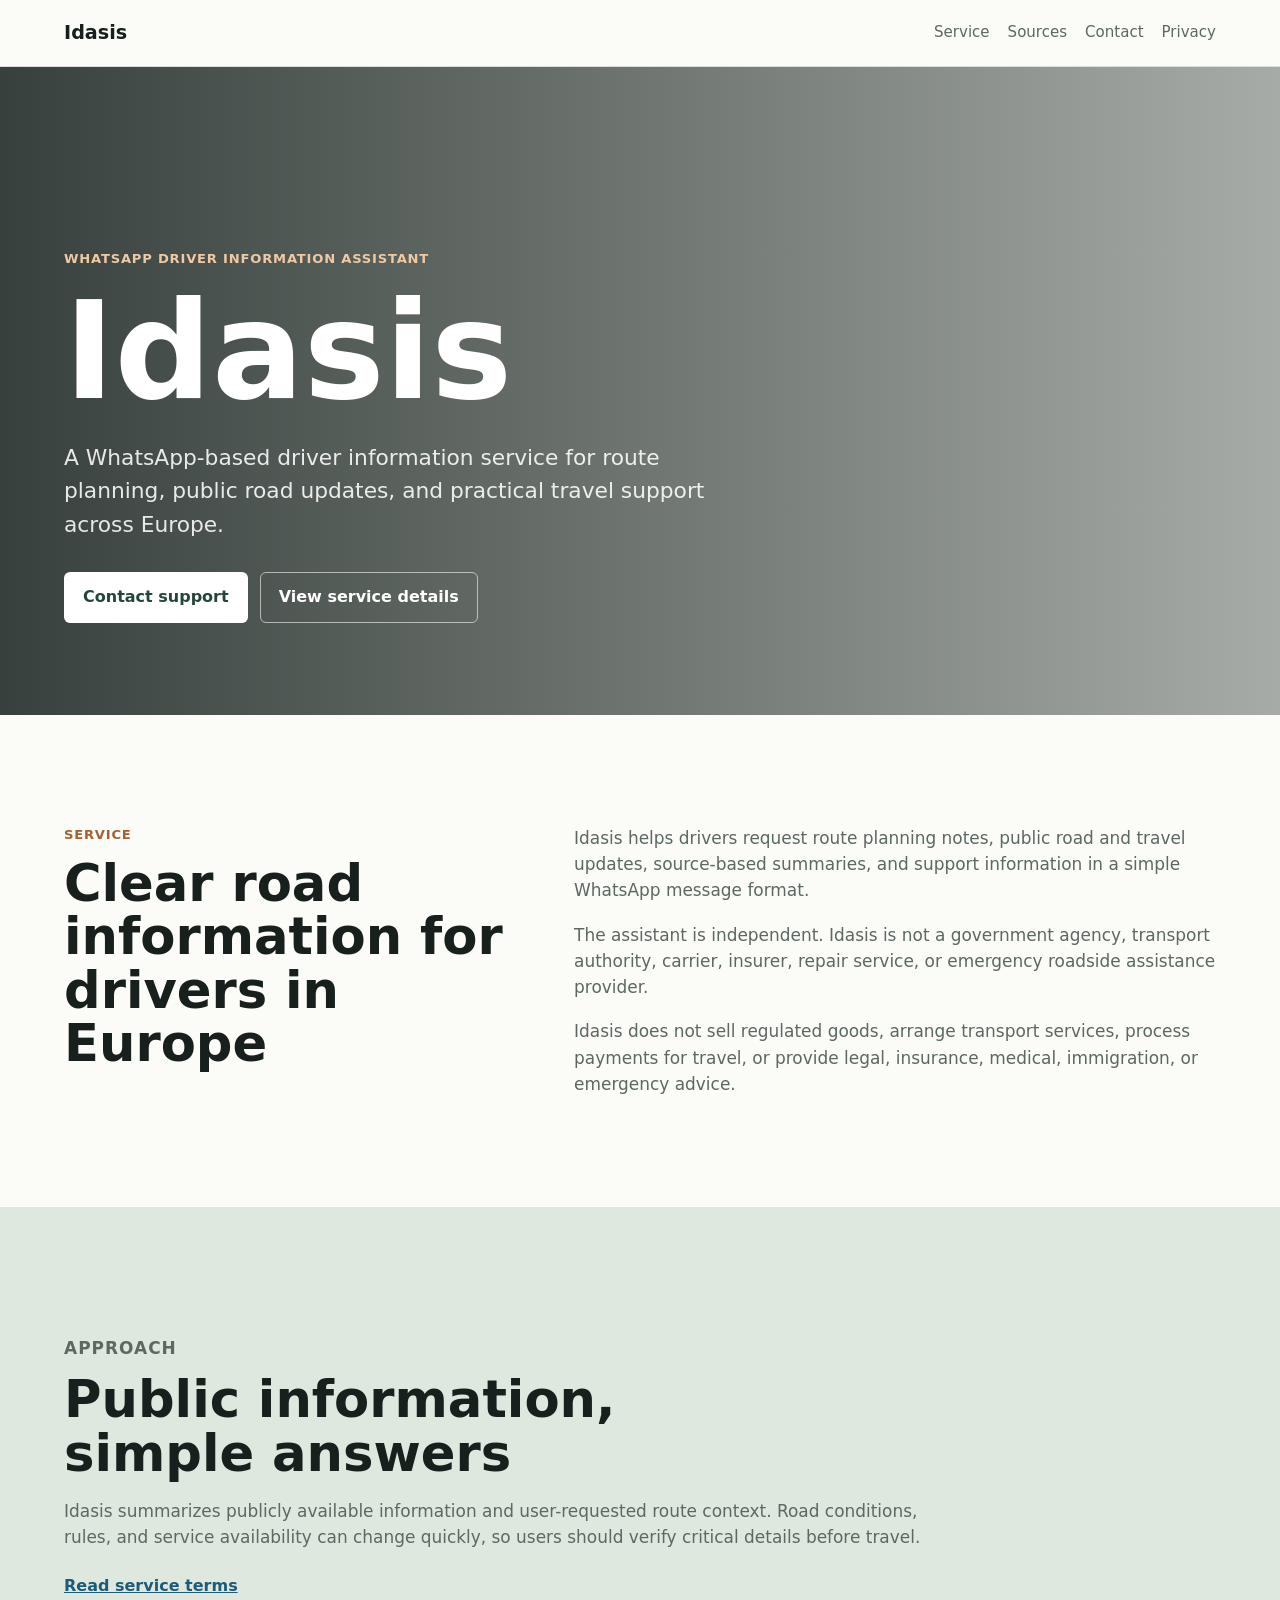
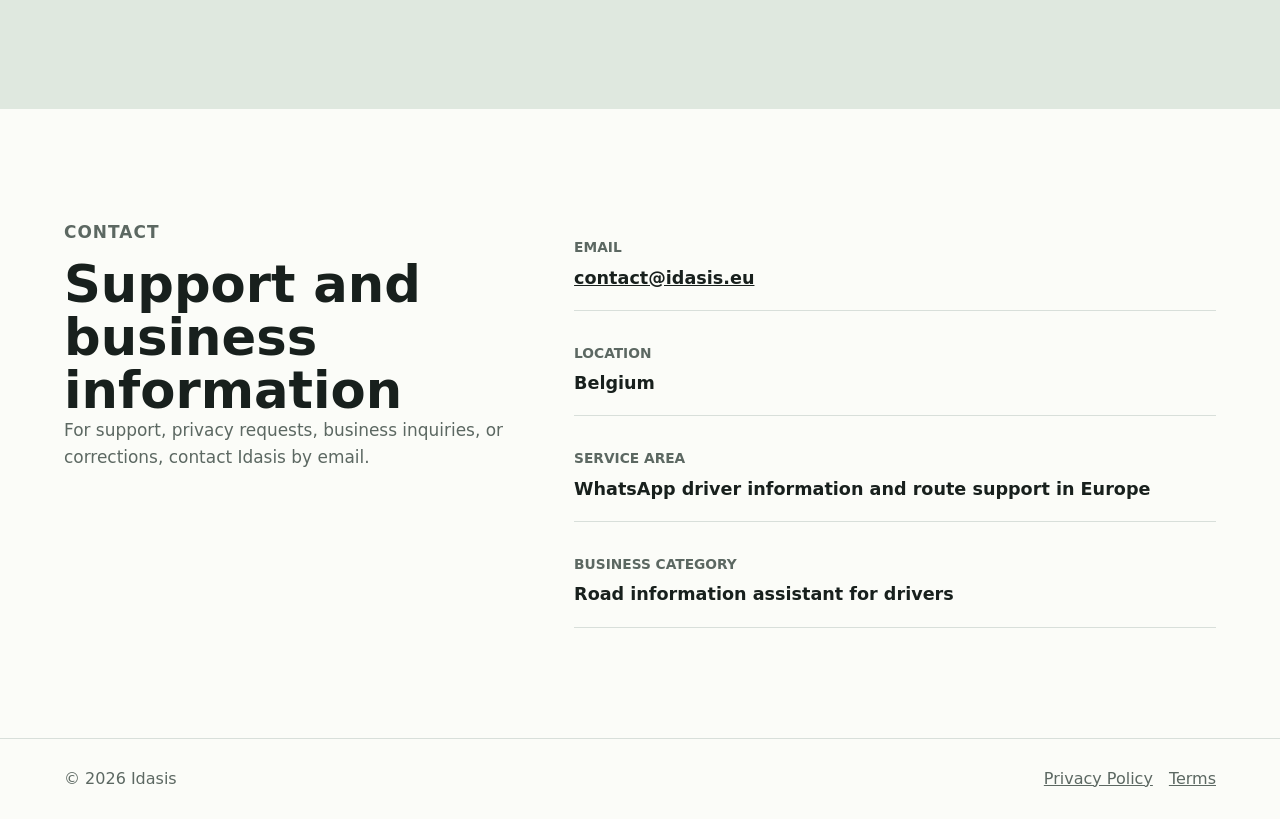
<file: index.html>
<!doctype html>
<html lang="en">
  <head>
    <meta charset="utf-8" />
    <meta name="viewport" content="width=device-width, initial-scale=1" />
    <title>Idasis | Driver Information Assistant</title>
    <meta
      name="description"
      content="Idasis provides a WhatsApp assistant for driver information, route planning, and road support."
    />
    <link rel="stylesheet" href="./styles.css" />
  </head>
  <body>
    <header class="site-header">
      <a class="brand" href="./">Idasis</a>
      <nav aria-label="Main navigation">
        <a href="#service">Service</a>
        <a href="#sources">Sources</a>
        <a href="#contact">Contact</a>
        <a href="./privacy.html">Privacy</a>
      </nav>
    </header>

    <main>
      <section class="hero">
        <div class="hero-copy">
          <p class="eyebrow">WhatsApp driver information assistant</p>
          <h1>Idasis</h1>
          <p>
            A WhatsApp-based driver information service for route planning,
            public road updates, and practical travel support across Europe.
          </p>
          <div class="hero-actions">
            <a class="button primary" href="mailto:contact@idasis.eu">Contact support</a>
            <a class="button secondary" href="#service">View service details</a>
          </div>
        </div>
      </section>

      <section id="service" class="section two-column">
        <div>
          <p class="section-label">Service</p>
          <h2>Clear road information for drivers in Europe</h2>
        </div>
        <div class="content">
          <p>
            Idasis helps drivers request route planning notes, public road and
            travel updates, source-based summaries, and support information in a
            simple WhatsApp message format.
          </p>
          <p>
            The assistant is independent. Idasis is not a government agency,
            transport authority, carrier, insurer, repair service, or emergency
            roadside assistance provider.
          </p>
          <p>
            Idasis does not sell regulated goods, arrange transport services,
            process payments for travel, or provide legal, insurance, medical,
            immigration, or emergency advice.
          </p>
        </div>
      </section>

      <section id="sources" class="section band">
        <div class="band-inner">
          <p class="section-label">Approach</p>
          <h2>Public information, simple answers</h2>
          <p>
            Idasis summarizes publicly available information and user-requested
            route context. Road conditions, rules, and service availability can
            change quickly, so users should verify critical details before
            travel.
          </p>
          <a class="text-link" href="./terms.html">Read service terms</a>
        </div>
      </section>

      <section id="contact" class="section contact-grid">
        <div>
          <p class="section-label">Contact</p>
          <h2>Support and business information</h2>
          <p>
            For support, privacy requests, business inquiries, or corrections,
            contact Idasis by email.
          </p>
        </div>
        <dl class="contact-list">
          <div>
            <dt>Email</dt>
            <dd><a href="mailto:contact@idasis.eu">contact@idasis.eu</a></dd>
          </div>
          <div>
            <dt>Location</dt>
            <dd>Belgium</dd>
          </div>
          <div>
            <dt>Service area</dt>
            <dd>WhatsApp driver information and route support in Europe</dd>
          </div>
          <div>
            <dt>Business category</dt>
            <dd>Road information assistant for drivers</dd>
          </div>
        </dl>
      </section>
    </main>

    <footer class="site-footer">
      <span>© 2026 Idasis</span>
      <span>
        <a href="./privacy.html">Privacy Policy</a>
        <a href="./terms.html">Terms</a>
      </span>
    </footer>
  </body>
</html>
</file>
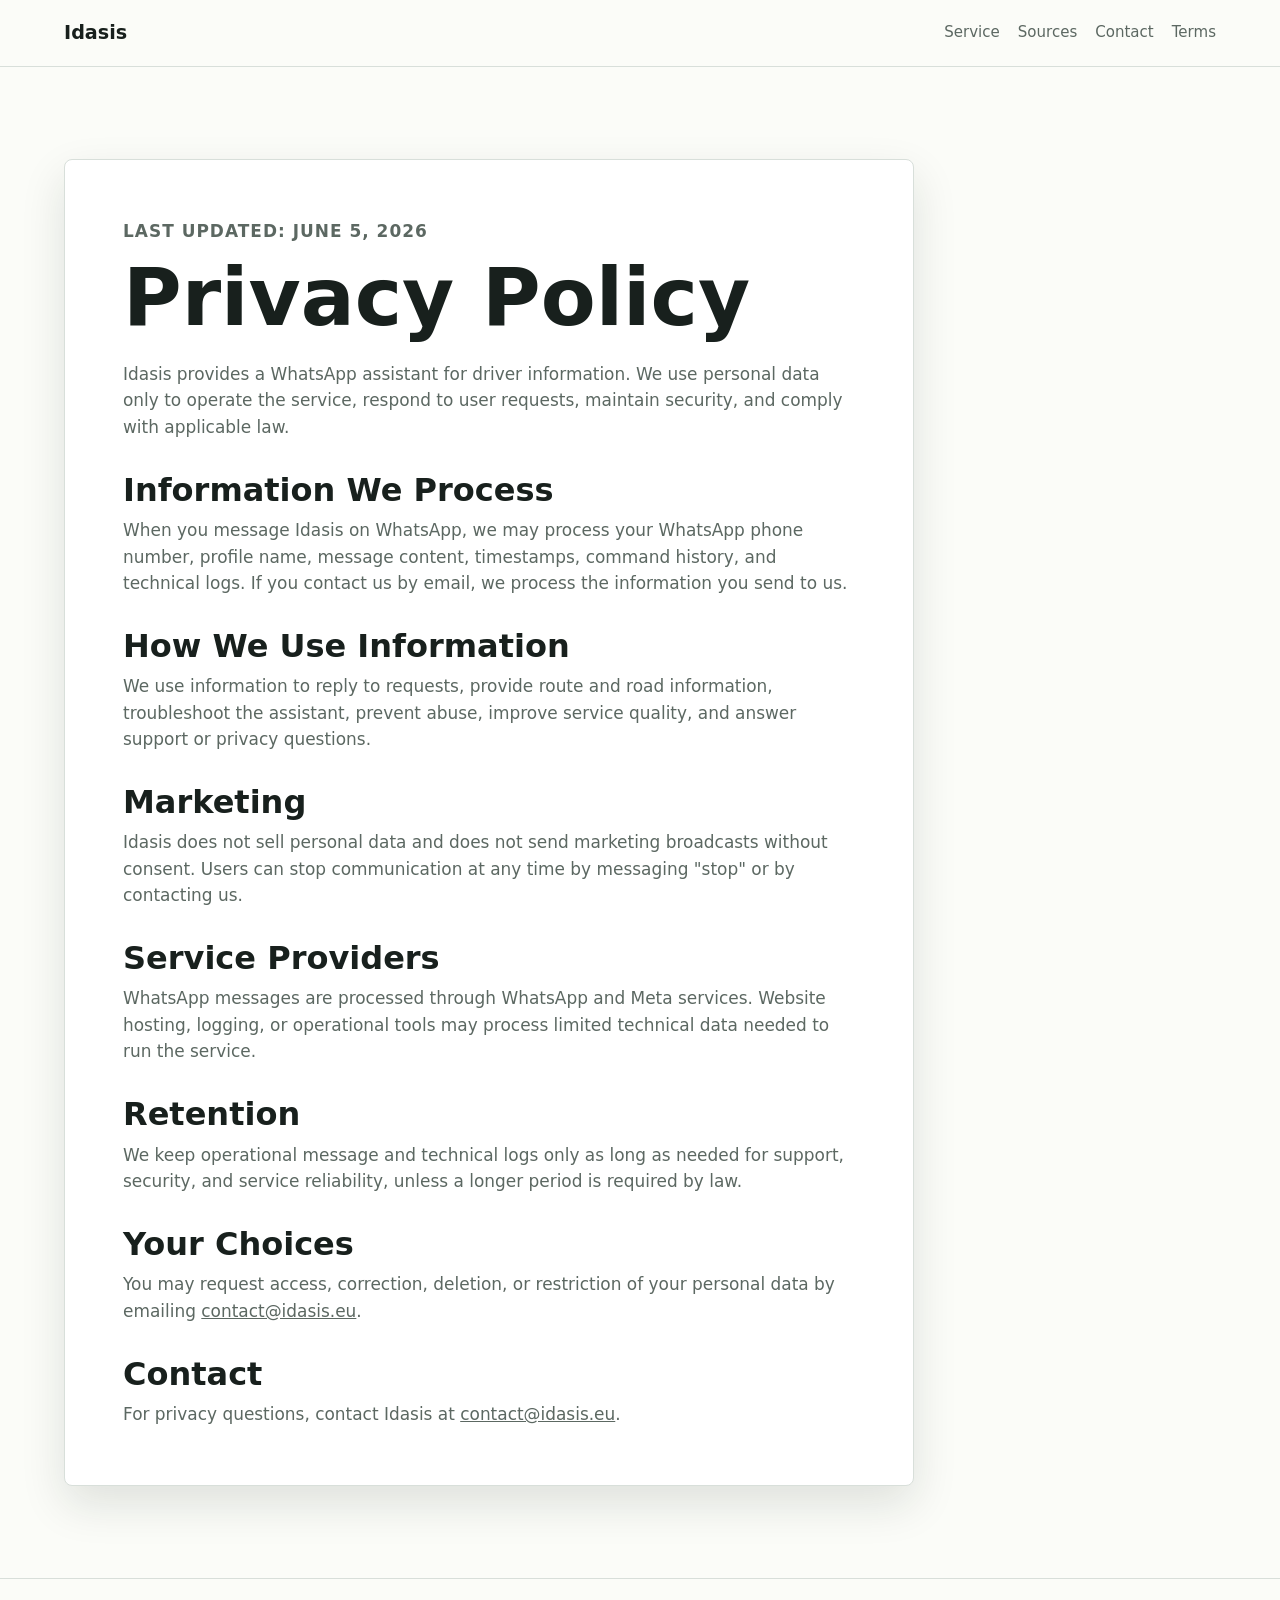
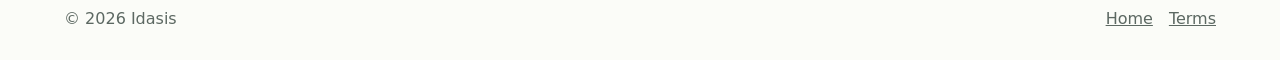
<file: privacy.html>
<!doctype html>
<html lang="en">
  <head>
    <meta charset="utf-8" />
    <meta name="viewport" content="width=device-width, initial-scale=1" />
    <title>Privacy Policy | Idasis</title>
    <meta
      name="description"
      content="Privacy policy for the Idasis WhatsApp driver information assistant."
    />
    <link rel="stylesheet" href="./styles.css" />
  </head>
  <body>
    <header class="site-header">
      <a class="brand" href="./">Idasis</a>
      <nav aria-label="Main navigation">
        <a href="./#service">Service</a>
        <a href="./#sources">Sources</a>
        <a href="./#contact">Contact</a>
        <a href="./terms.html">Terms</a>
      </nav>
    </header>

    <main class="legal-page">
      <article class="legal-content">
        <p class="section-label">Last updated: June 5, 2026</p>
        <h1>Privacy Policy</h1>

        <p>
          Idasis provides a WhatsApp assistant for driver information. We
          use personal data only to operate the service, respond to user
          requests, maintain security, and comply with applicable law.
        </p>

        <h2>Information We Process</h2>
        <p>
          When you message Idasis on WhatsApp, we may process your WhatsApp
          phone number, profile name, message content, timestamps, command
          history, and technical logs. If you contact us by email, we process
          the information you send to us.
        </p>

        <h2>How We Use Information</h2>
        <p>
          We use information to reply to requests, provide route and road
          information, troubleshoot the assistant, prevent abuse, improve
          service quality, and answer support or privacy questions.
        </p>

        <h2>Marketing</h2>
        <p>
          Idasis does not sell personal data and does not send marketing
          broadcasts without consent. Users can stop communication at any time
          by messaging "stop" or by contacting us.
        </p>

        <h2>Service Providers</h2>
        <p>
          WhatsApp messages are processed through WhatsApp and Meta services.
          Website hosting, logging, or operational tools may process limited
          technical data needed to run the service.
        </p>

        <h2>Retention</h2>
        <p>
          We keep operational message and technical logs only as long as needed
          for support, security, and service reliability, unless a longer period
          is required by law.
        </p>

        <h2>Your Choices</h2>
        <p>
          You may request access, correction, deletion, or restriction of your
          personal data by emailing <a href="mailto:contact@idasis.eu">contact@idasis.eu</a>.
        </p>

        <h2>Contact</h2>
        <p>
          For privacy questions, contact Idasis at
          <a href="mailto:contact@idasis.eu">contact@idasis.eu</a>.
        </p>
      </article>
    </main>

    <footer class="site-footer">
      <span>© 2026 Idasis</span>
      <span>
        <a href="./">Home</a>
        <a href="./terms.html">Terms</a>
      </span>
    </footer>
  </body>
</html>
</file>
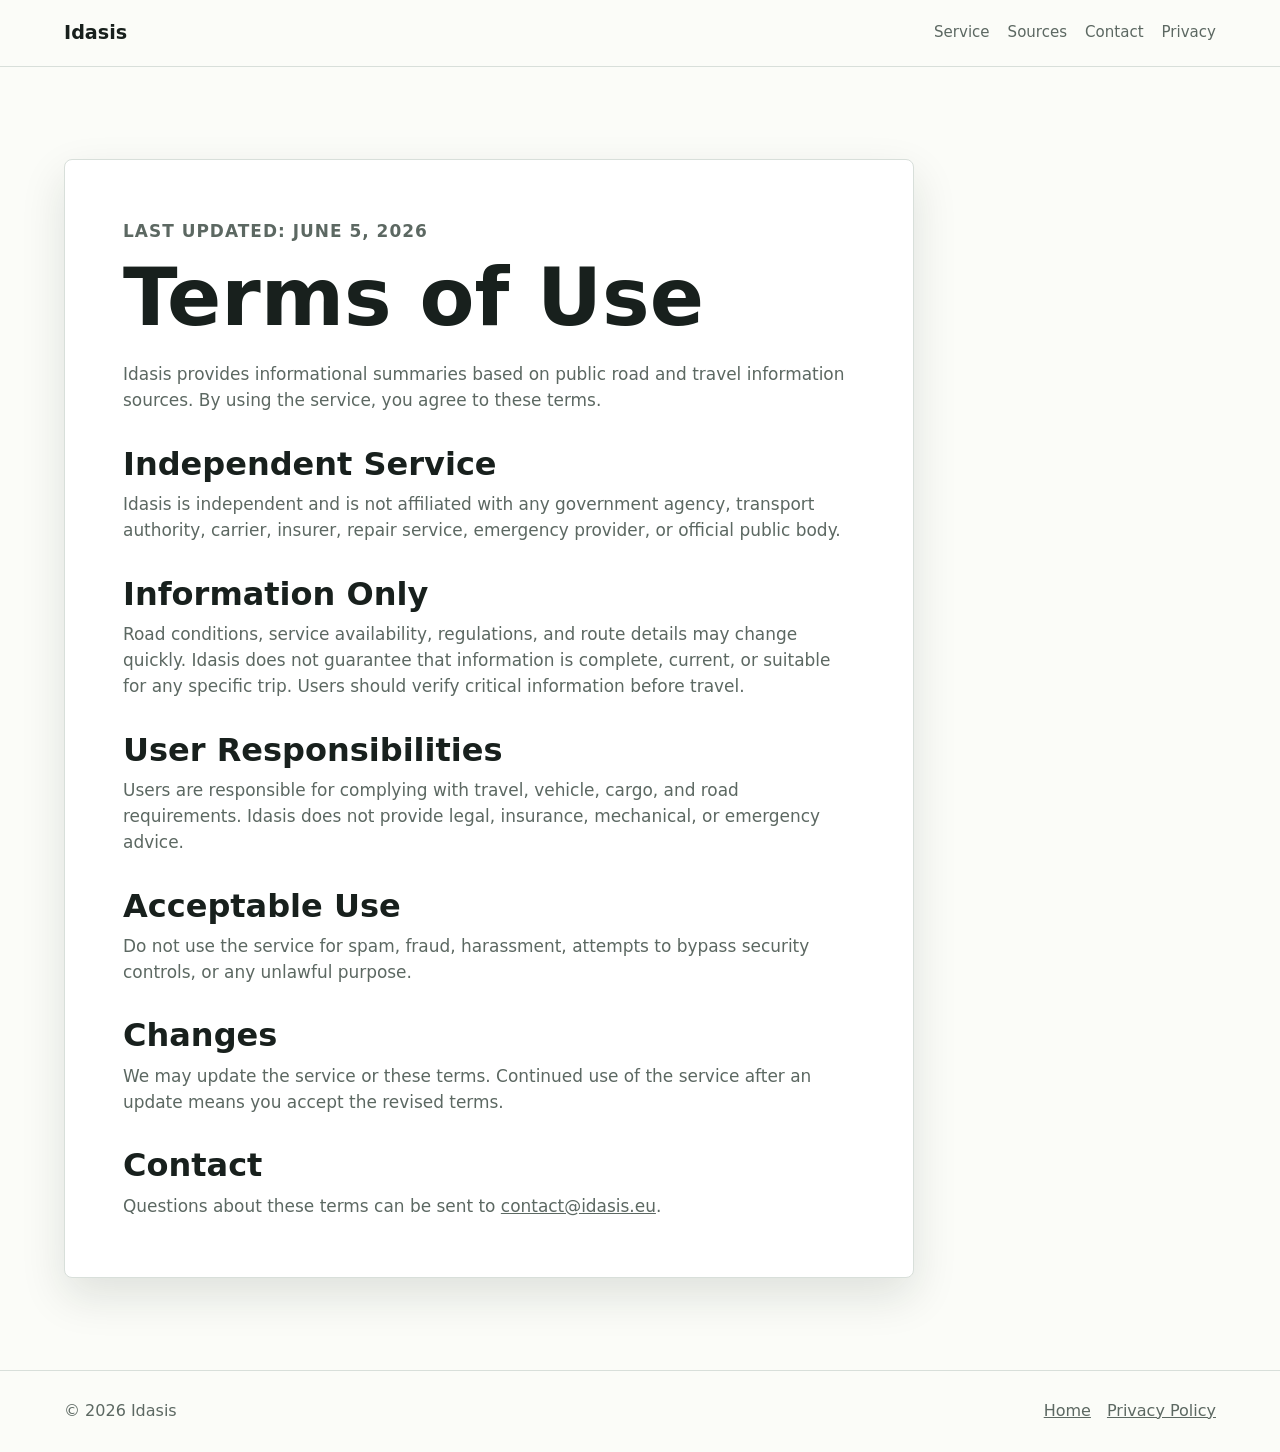
<file: terms.html>
<!doctype html>
<html lang="en">
  <head>
    <meta charset="utf-8" />
    <meta name="viewport" content="width=device-width, initial-scale=1" />
    <title>Terms | Idasis</title>
    <meta
      name="description"
      content="Terms of use for the Idasis WhatsApp driver information assistant."
    />
    <link rel="stylesheet" href="./styles.css" />
  </head>
  <body>
    <header class="site-header">
      <a class="brand" href="./">Idasis</a>
      <nav aria-label="Main navigation">
        <a href="./#service">Service</a>
        <a href="./#sources">Sources</a>
        <a href="./#contact">Contact</a>
        <a href="./privacy.html">Privacy</a>
      </nav>
    </header>

    <main class="legal-page">
      <article class="legal-content">
        <p class="section-label">Last updated: June 5, 2026</p>
        <h1>Terms of Use</h1>

        <p>
          Idasis provides informational summaries based on public road and
          travel information sources. By using the service, you agree to these
          terms.
        </p>

        <h2>Independent Service</h2>
        <p>
          Idasis is independent and is not affiliated with any government
          agency, transport authority, carrier, insurer, repair service,
          emergency provider, or official public body.
        </p>

        <h2>Information Only</h2>
        <p>
          Road conditions, service availability, regulations, and route details
          may change quickly. Idasis does not guarantee that information is
          complete, current, or suitable for any specific trip. Users should
          verify critical information before travel.
        </p>

        <h2>User Responsibilities</h2>
        <p>
          Users are responsible for complying with travel, vehicle, cargo, and
          road requirements. Idasis does not provide legal, insurance,
          mechanical, or emergency advice.
        </p>

        <h2>Acceptable Use</h2>
        <p>
          Do not use the service for spam, fraud, harassment, attempts to bypass
          security controls, or any unlawful purpose.
        </p>

        <h2>Changes</h2>
        <p>
          We may update the service or these terms. Continued use of the service
          after an update means you accept the revised terms.
        </p>

        <h2>Contact</h2>
        <p>
          Questions about these terms can be sent to
          <a href="mailto:contact@idasis.eu">contact@idasis.eu</a>.
        </p>
      </article>
    </main>

    <footer class="site-footer">
      <span>© 2026 Idasis</span>
      <span>
        <a href="./">Home</a>
        <a href="./privacy.html">Privacy Policy</a>
      </span>
    </footer>
  </body>
</html>
</file>
<file: styles.css>
:root {
  --ink: #18201d;
  --muted: #5c6862;
  --line: #d8dfda;
  --paper: #fbfcf8;
  --white: #ffffff;
  --forest: #23483a;
  --copper: #a65f35;
  --blue: #1c5c78;
  --sage: #dfe8df;
  --shadow: 0 18px 45px rgba(19, 34, 28, 0.12);
}

* {
  box-sizing: border-box;
}

html {
  scroll-behavior: smooth;
}

body {
  margin: 0;
  font-family:
    Inter, ui-sans-serif, system-ui, -apple-system, BlinkMacSystemFont, "Segoe UI",
    sans-serif;
  background: var(--paper);
  color: var(--ink);
  line-height: 1.55;
}

a {
  color: inherit;
}

.site-header {
  position: sticky;
  top: 0;
  z-index: 5;
  display: flex;
  align-items: center;
  justify-content: space-between;
  gap: 24px;
  padding: 18px clamp(20px, 5vw, 64px);
  background: rgba(251, 252, 248, 0.94);
  border-bottom: 1px solid var(--line);
  backdrop-filter: blur(14px);
}

.brand {
  font-size: 1.2rem;
  font-weight: 800;
  text-decoration: none;
}

nav {
  display: flex;
  flex-wrap: wrap;
  gap: 18px;
  color: var(--muted);
  font-size: 0.94rem;
}

nav a {
  text-decoration: none;
}

nav a:hover,
.text-link:hover {
  color: var(--forest);
}

.hero {
  min-height: 72vh;
  display: grid;
  align-items: end;
  padding: clamp(42px, 8vw, 92px) clamp(20px, 5vw, 64px);
  background:
    linear-gradient(90deg, rgba(17, 28, 24, 0.84), rgba(17, 28, 24, 0.36)),
    url("https://upload.wikimedia.org/wikipedia/commons/thumb/7/72/Road_european_25_in_Belgium.jpg/1280px-Road_european_25_in_Belgium.jpg");
  background-position: center;
  background-size: cover;
  color: var(--white);
}

.hero-copy {
  max-width: 760px;
}

.eyebrow,
.section-label {
  margin: 0 0 12px;
  color: var(--copper);
  font-size: 0.82rem;
  font-weight: 800;
  letter-spacing: 0.06em;
  text-transform: uppercase;
}

.hero .eyebrow {
  color: #f0c8a2;
}

h1,
h2 {
  margin: 0;
  line-height: 1.04;
}

h1 {
  font-size: clamp(4rem, 12vw, 8.5rem);
  font-weight: 850;
}

h2 {
  font-size: clamp(2rem, 4vw, 3.7rem);
  max-width: 720px;
}

p {
  margin: 0;
}

.hero p:not(.eyebrow) {
  max-width: 650px;
  margin-top: 18px;
  color: rgba(255, 255, 255, 0.88);
  font-size: clamp(1.08rem, 2vw, 1.36rem);
}

.hero-actions {
  display: flex;
  flex-wrap: wrap;
  gap: 12px;
  margin-top: 30px;
}

.button {
  min-height: 46px;
  display: inline-flex;
  align-items: center;
  justify-content: center;
  padding: 12px 18px;
  border: 1px solid rgba(255, 255, 255, 0.58);
  border-radius: 6px;
  font-weight: 750;
  text-decoration: none;
}

.button.primary {
  background: var(--white);
  color: var(--forest);
}

.button.secondary {
  color: var(--white);
}

.section {
  padding: clamp(58px, 9vw, 110px) clamp(20px, 5vw, 64px);
}

.two-column,
.contact-grid {
  display: grid;
  grid-template-columns: minmax(0, 0.82fr) minmax(0, 1.18fr);
  gap: clamp(28px, 5vw, 82px);
  align-items: start;
}

.content,
.contact-grid p,
.band-inner p,
.legal-content p {
  color: var(--muted);
  font-size: 1.06rem;
}

.content {
  display: grid;
  gap: 18px;
}

.band {
  background: var(--sage);
}

.band-inner {
  max-width: 860px;
}

.band-inner p {
  margin-top: 18px;
}

.text-link {
  display: inline-block;
  margin-top: 24px;
  color: var(--blue);
  font-weight: 800;
}

.contact-list {
  display: grid;
  gap: 14px;
  margin: 0;
}

.contact-list div {
  padding: 18px 0;
  border-bottom: 1px solid var(--line);
}

.contact-list dt {
  color: var(--muted);
  font-size: 0.86rem;
  font-weight: 800;
  text-transform: uppercase;
}

.contact-list dd {
  margin: 6px 0 0;
  font-size: 1.1rem;
  font-weight: 700;
}

.legal-page {
  padding: clamp(42px, 8vw, 92px) clamp(20px, 5vw, 64px);
}

.legal-content {
  max-width: 850px;
  padding: clamp(28px, 5vw, 58px);
  background: var(--white);
  border: 1px solid var(--line);
  border-radius: 8px;
  box-shadow: var(--shadow);
}

.legal-content h1 {
  margin-bottom: 22px;
  font-size: clamp(2.6rem, 7vw, 5rem);
}

.legal-content h2 {
  margin-top: 34px;
  margin-bottom: 10px;
  font-size: clamp(1.35rem, 3vw, 2rem);
}

.site-footer {
  display: flex;
  justify-content: space-between;
  gap: 18px;
  padding: 28px clamp(20px, 5vw, 64px);
  color: var(--muted);
  border-top: 1px solid var(--line);
}

.site-footer span:last-child {
  display: flex;
  gap: 16px;
}

@media (max-width: 760px) {
  .site-header,
  .site-footer {
    align-items: flex-start;
    flex-direction: column;
  }

  .hero {
    min-height: 68vh;
    padding-top: 88px;
  }

  .two-column,
  .contact-grid {
    grid-template-columns: 1fr;
  }
}
</file>
